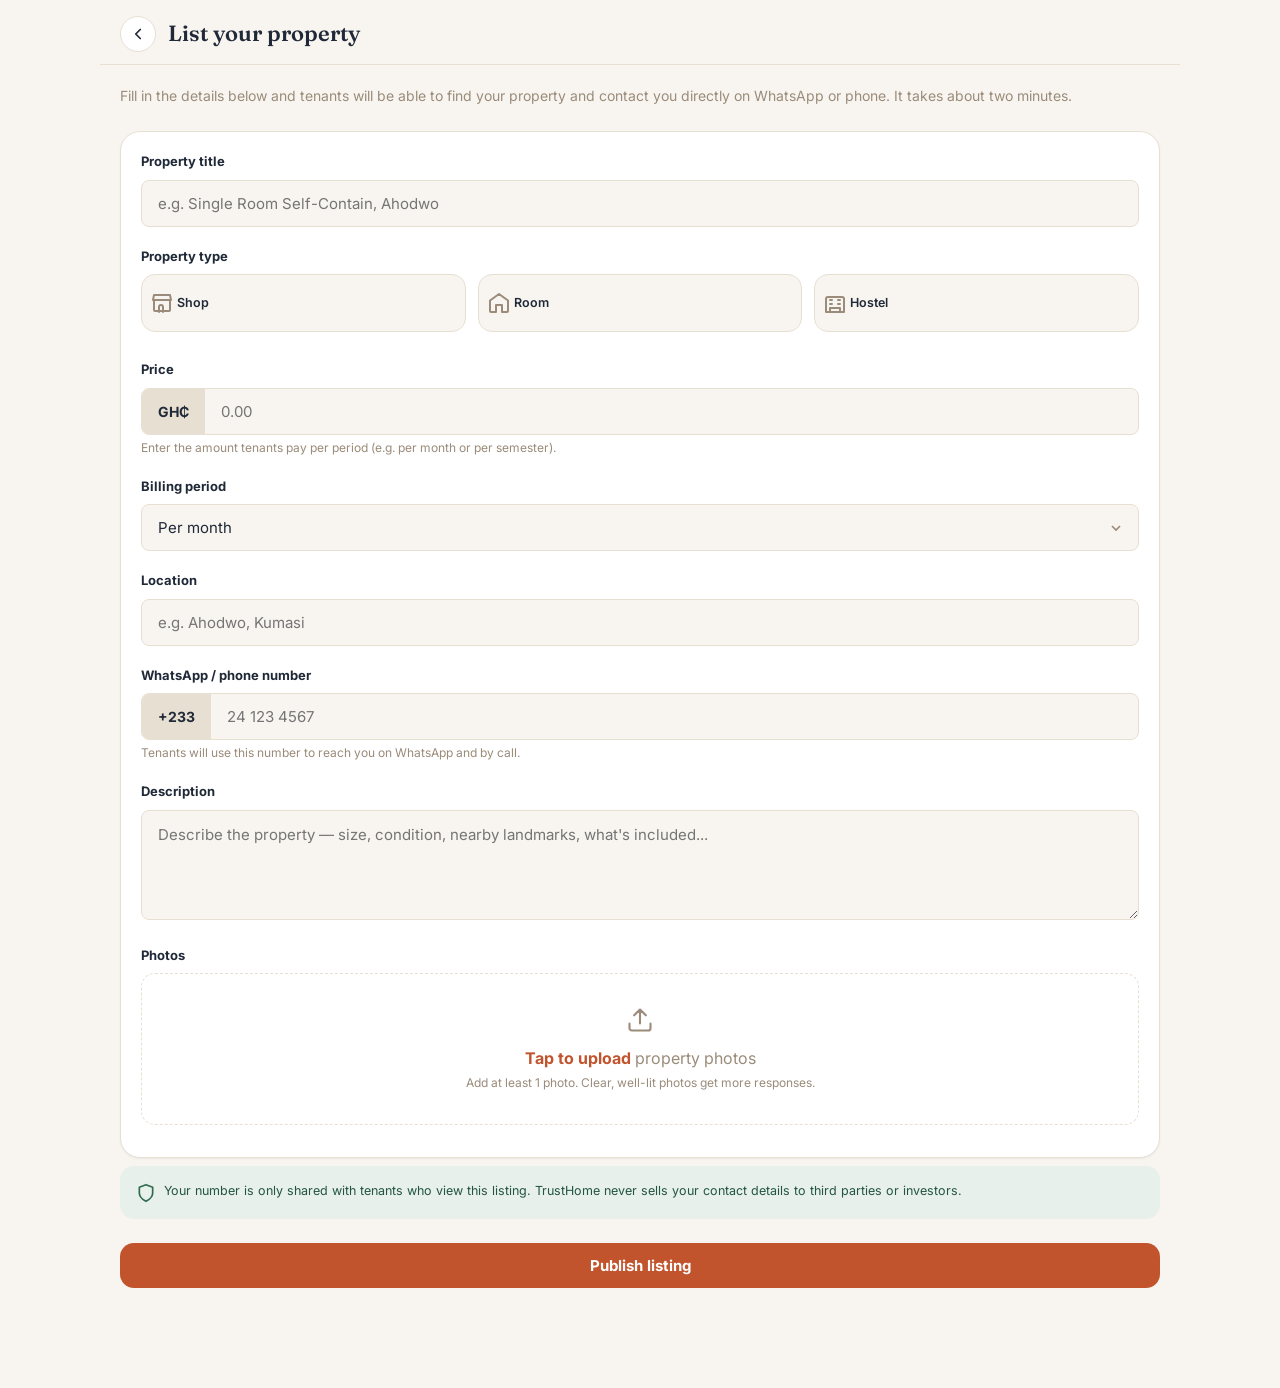
<file: submit-listing.html>
<!DOCTYPE html>
<html lang="en">
<head>
<meta charset="UTF-8">
<meta name="viewport" content="width=device-width, initial-scale=1.0, viewport-fit=cover">
<title>List Your Property — TrustHome Ghana</title>
<link rel="stylesheet" href="css/styles.css">
</head>
<body>

<div class="app" id="formApp">

  <!-- ===================== HEADER ===================== -->
  <header class="header">
    <div class="back-row">
      <a href="index.html" class="back-btn" aria-label="Back to listings">[BACK_ICON]</a>
      <div>
        <div class="page-title">List your property</div>
      </div>
    </div>
  </header>

  <!-- ===================== FORM ===================== -->
  <div class="form-page">

    <div class="form-intro">
      <p>Fill in the details below and tenants will be able to find your property and contact you directly on WhatsApp or phone. It takes about two minutes.</p>
    </div>

    <form class="form-card" id="listingForm" novalidate>

      <!-- Title -->
      <div class="form-field" id="fieldTitle">
        <label for="inputTitle">Property title</label>
        <input type="text" id="inputTitle" class="text-input" placeholder="e.g. Single Room Self-Contain, Ahodwo" maxlength="80">
        <p class="form-error">Please give your property a short, clear title.</p>
      </div>

      <!-- Property type -->
      <div class="form-field" id="fieldType">
        <label>Property type</label>
        <div class="type-select-grid">
          <label class="type-select-option" data-type="Shop">
            <input type="radio" name="propertyType" value="Shop">
            [SHOP_ICON]
            <span>Shop</span>
          </label>
          <label class="type-select-option" data-type="Room">
            <input type="radio" name="propertyType" value="Room">
            [ROOM_ICON]
            <span>Room</span>
          </label>
          <label class="type-select-option" data-type="Hostel">
            <input type="radio" name="propertyType" value="Hostel">
            [HOSTEL_ICON]
            <span>Hostel</span>
          </label>
        </div>
        <p class="form-error">Please select a property type.</p>
      </div>

      <!-- Price -->
      <div class="form-field" id="fieldPrice">
        <label for="inputPrice">Price</label>
        <div class="input-with-prefix">
          <span class="input-prefix">GH₵</span>
          <input type="number" id="inputPrice" placeholder="0.00" min="0" step="1">
        </div>
        <p class="hint">Enter the amount tenants pay per period (e.g. per month or per semester).</p>
        <p class="form-error">Please enter a valid price.</p>
      </div>

      <!-- Price period -->
      <div class="form-field" id="fieldPeriod">
        <label for="inputPeriod">Billing period</label>
        <select id="inputPeriod" class="select-input">
          <option value="month">Per month</option>
          <option value="semester">Per semester</option>
          <option value="year">Per year</option>
        </select>
      </div>

      <!-- Location -->
      <div class="form-field" id="fieldLocation">
        <label for="inputLocation">Location</label>
        <input type="text" id="inputLocation" class="text-input" placeholder="e.g. Ahodwo, Kumasi">
        <p class="form-error">Please enter the property's location.</p>
      </div>

      <!-- Phone number -->
      <div class="form-field" id="fieldPhone">
        <label for="inputPhone">WhatsApp / phone number</label>
        <div class="input-with-prefix">
          <span class="input-prefix">+233</span>
          <input type="tel" id="inputPhone" placeholder="24 123 4567" inputmode="numeric">
        </div>
        <p class="hint">Tenants will use this number to reach you on WhatsApp and by call.</p>
        <p class="form-error">Please enter a valid Ghanaian phone number.</p>
      </div>

      <!-- Description -->
      <div class="form-field" id="fieldDescription">
        <label for="inputDescription">Description</label>
        <textarea id="inputDescription" class="textarea-input" placeholder="Describe the property — size, condition, nearby landmarks, what's included..." maxlength="600"></textarea>
        <p class="form-error">Please add a short description.</p>
      </div>

      <!-- Photo upload -->
      <div class="form-field mb-0" id="fieldPhotos">
        <label>Photos</label>
        <div class="photo-upload-zone" id="photoUploadZone">
          [UPLOAD_ICON]
          <div><strong>Tap to upload</strong> property photos</div>
          <p class="hint">Add at least 1 photo. Clear, well-lit photos get more responses.</p>
        </div>
        <input type="file" id="photoInput" accept="image/*" multiple hidden>
        <div class="photo-preview-grid" id="photoPreviewGrid"></div>
        <p class="form-error">Please add at least one photo.</p>
      </div>

    </form>

    <div class="form-footer-note">
      [SHIELD_ICON]
      <p>Your number is only shared with tenants who view this listing. TrustHome never sells your contact details to third parties or investors.</p>
    </div>

    <button type="submit" form="listingForm" class="btn btn-primary btn-block" id="submitBtn">Publish listing</button>
  </div>

</div>

<!-- ===================== SUCCESS SCREEN ===================== -->
<div class="app hidden" id="successApp">
  <div class="success-screen">
    <div class="success-icon">[CHECK_ICON]</div>
    <h2>Listing submitted!</h2>
    <p>Your property has been added to TrustHome Ghana. Tenants in your area can now find and contact you directly.</p>
    <a href="index.html" class="btn btn-primary">Back to listings</a>
  </div>
</div>

<script src="js/data.js"></script>
<script src="js/submit.js"></script>
</body>
</html>
</file>
<file: css/styles.css>
/* ============================================
   TrustHome Ghana — Design System
   ============================================ */

@import url('https://fonts.googleapis.com/css2?family=Fraunces:opsz,wght@9..144,400;9..144,500;9..144,600;9..144,700&family=Inter:wght@400;500;600;700;800&display=swap');

:root {
  /* Color tokens */
  --color-ink: #1F2937;
  --color-bg: #F8F5F0;
  --color-surface: #FFFFFF;
  --color-clay: #C2542D;
  --color-clay-dark: #A8431F;
  --color-verified: #2F6B4F;
  --color-verified-bg: #E7F0EA;
  --color-border: #E8DFD3;
  --color-muted: #9A8B7A;
  --color-danger: #B3261E;

  /* Type */
  --font-display: 'Fraunces', serif;
  --font-body: 'Inter', sans-serif;

  /* Spacing scale */
  --space-1: 4px;
  --space-2: 8px;
  --space-3: 12px;
  --space-4: 16px;
  --space-5: 20px;
  --space-6: 24px;
  --space-7: 32px;
  --space-8: 48px;
  --space-9: 64px;

  /* Radius */
  --radius-sm: 8px;
  --radius-md: 14px;
  --radius-lg: 20px;
  --radius-pill: 999px;

  /* Shadow */
  --shadow-sm: 0 1px 2px rgba(31, 41, 55, 0.06);
  --shadow-md: 0 4px 16px rgba(31, 41, 55, 0.08);
  --shadow-lg: 0 12px 32px rgba(31, 41, 55, 0.12);

  /* Layout */
  --max-width: 480px; /* mobile-first canvas; widens via media queries */
  --header-h: 60px;
  --bottomnav-h: 64px;
}

* {
  margin: 0;
  padding: 0;
  box-sizing: border-box;
}

html {
  -webkit-text-size-adjust: 100%;
}

body {
  font-family: var(--font-body);
  background: var(--color-bg);
  color: var(--color-ink);
  line-height: 1.5;
  min-height: 100vh;
  -webkit-font-smoothing: antialiased;
}

img {
  max-width: 100%;
  display: block;
}

a {
  color: inherit;
  text-decoration: none;
}

button {
  font-family: inherit;
  cursor: pointer;
}

input, select, textarea {
  font-family: inherit;
  font-size: 16px; /* prevents iOS zoom on focus */
}

ul, ol {
  list-style: none;
}

:focus-visible {
  outline: 2px solid var(--color-clay);
  outline-offset: 2px;
}

@media (prefers-reduced-motion: reduce) {
  *, *::before, *::after {
    animation-duration: 0.01ms !important;
    animation-iteration-count: 1 !important;
    transition-duration: 0.01ms !important;
  }
}

/* ============================================
   App shell
   ============================================ */

.app {
  max-width: var(--max-width);
  margin: 0 auto;
  min-height: 100vh;
  background: var(--color-bg);
  position: relative;
  padding-bottom: calc(var(--bottomnav-h) + var(--space-4));
}

@media (min-width: 720px) {
  .app {
    max-width: 720px;
  }
}

@media (min-width: 1080px) {
  .app {
    max-width: 1080px;
  }
}

/* ============================================
   Header
   ============================================ */

.header {
  position: sticky;
  top: 0;
  z-index: 40;
  background: var(--color-bg);
  border-bottom: 1px solid var(--color-border);
  padding: var(--space-4) var(--space-5) var(--space-3);
}

.header-row {
  display: flex;
  align-items: center;
  justify-content: space-between;
  margin-bottom: var(--space-1);
}

.brand {
  display: flex;
  align-items: baseline;
  gap: var(--space-1);
}

.brand-mark {
  font-family: var(--font-display);
  font-weight: 700;
  font-size: 21px;
  letter-spacing: -0.01em;
  color: var(--color-ink);
}

.brand-mark span {
  color: var(--color-clay);
}

.brand-sub {
  font-size: 11px;
  color: var(--color-muted);
  font-weight: 500;
  letter-spacing: 0.02em;
}

.header-icon-btn {
  width: 38px;
  height: 38px;
  border-radius: var(--radius-pill);
  background: var(--color-surface);
  border: 1px solid var(--color-border);
  display: flex;
  align-items: center;
  justify-content: center;
  color: var(--color-ink);
}

.page-title {
  font-family: var(--font-display);
  font-size: 22px;
  font-weight: 600;
  margin-bottom: 2px;
}

.page-subtitle {
  font-size: 13px;
  color: var(--color-muted);
}

.back-row {
  display: flex;
  align-items: center;
  gap: var(--space-3);
}

.back-btn {
  width: 36px;
  height: 36px;
  border-radius: var(--radius-pill);
  background: var(--color-surface);
  border: 1px solid var(--color-border);
  display: flex;
  align-items: center;
  justify-content: center;
  flex-shrink: 0;
}

/* ============================================
   Search bar + filters
   ============================================ */

.search-wrap {
  margin-top: var(--space-3);
}

.search-bar {
  display: flex;
  align-items: center;
  gap: var(--space-2);
  background: var(--color-surface);
  border: 1px solid var(--color-border);
  border-radius: var(--radius-md);
  padding: var(--space-3) var(--space-4);
  box-shadow: var(--shadow-sm);
}

.search-bar svg {
  flex-shrink: 0;
  color: var(--color-muted);
}

.search-bar input {
  border: none;
  outline: none;
  flex: 1;
  font-size: 15px;
  background: transparent;
  color: var(--color-ink);
}

.search-bar input::placeholder {
  color: var(--color-muted);
}

.filter-row {
  display: flex;
  gap: var(--space-2);
  margin-top: var(--space-3);
  overflow-x: auto;
  padding-bottom: 2px;
  -ms-overflow-style: none;
  scrollbar-width: none;
}

.filter-row::-webkit-scrollbar {
  display: none;
}

.filter-chip {
  display: flex;
  align-items: center;
  gap: 6px;
  white-space: nowrap;
  background: var(--color-surface);
  border: 1px solid var(--color-border);
  border-radius: var(--radius-pill);
  padding: var(--space-2) var(--space-4);
  font-size: 13px;
  font-weight: 600;
  color: var(--color-ink);
  flex-shrink: 0;
}

.filter-chip.is-active {
  background: var(--color-ink);
  color: var(--color-bg);
  border-color: var(--color-ink);
}

.filter-chip svg {
  width: 14px;
  height: 14px;
}

/* Filter sheet (modal) */
.sheet-backdrop {
  position: fixed;
  inset: 0;
  background: rgba(31, 41, 55, 0.45);
  z-index: 80;
  display: none;
}

.sheet-backdrop.is-open {
  display: block;
}

.sheet {
  position: fixed;
  left: 50%;
  bottom: 0;
  transform: translateX(-50%);
  width: 100%;
  max-width: var(--max-width);
  background: var(--color-surface);
  border-radius: var(--radius-lg) var(--radius-lg) 0 0;
  z-index: 90;
  padding: var(--space-5);
  padding-bottom: var(--space-8);
  box-shadow: var(--shadow-lg);
  display: none;
  max-height: 80vh;
  overflow-y: auto;
}

@media (min-width: 720px) {
  .sheet {
    max-width: 460px;
  }
}

.sheet.is-open {
  display: block;
}

.sheet-handle {
  width: 40px;
  height: 4px;
  background: var(--color-border);
  border-radius: var(--radius-pill);
  margin: 0 auto var(--space-5);
}

.sheet-title {
  font-family: var(--font-display);
  font-size: 18px;
  font-weight: 600;
  margin-bottom: var(--space-5);
}

.field-group {
  margin-bottom: var(--space-5);
}

.field-label {
  display: block;
  font-size: 13px;
  font-weight: 600;
  color: var(--color-ink);
  margin-bottom: var(--space-2);
}

.option-grid {
  display: flex;
  flex-wrap: wrap;
  gap: var(--space-2);
}

.option-pill {
  border: 1px solid var(--color-border);
  background: var(--color-bg);
  border-radius: var(--radius-pill);
  padding: var(--space-2) var(--space-4);
  font-size: 13px;
  font-weight: 600;
  color: var(--color-ink);
}

.option-pill.is-selected {
  background: var(--color-clay);
  border-color: var(--color-clay);
  color: #fff;
}

.range-row {
  display: flex;
  gap: var(--space-3);
}

.range-input {
  flex: 1;
  border: 1px solid var(--color-border);
  border-radius: var(--radius-sm);
  padding: var(--space-3);
  font-size: 14px;
  background: var(--color-bg);
}

.sheet-actions {
  display: flex;
  gap: var(--space-3);
  margin-top: var(--space-6);
}

.btn {
  display: inline-flex;
  align-items: center;
  justify-content: center;
  gap: var(--space-2);
  border: none;
  border-radius: var(--radius-md);
  padding: 13px var(--space-5);
  font-size: 15px;
  font-weight: 700;
  transition: transform 0.08s ease, opacity 0.15s ease;
}

.btn:active {
  transform: scale(0.98);
}

.btn-primary {
  background: var(--color-clay);
  color: #fff;
  flex: 1;
}

.btn-primary:hover {
  background: var(--color-clay-dark);
}

.btn-ghost {
  background: transparent;
  color: var(--color-ink);
  border: 1px solid var(--color-border);
}

.btn-block {
  width: 100%;
}

/* ============================================
   Section headers
   ============================================ */

.section {
  padding: var(--space-6) var(--space-5) var(--space-2);
}

.section-head {
  display: flex;
  align-items: baseline;
  justify-content: space-between;
  margin-bottom: var(--space-4);
}

.section-title {
  font-family: var(--font-display);
  font-size: 18px;
  font-weight: 600;
}

.section-link {
  font-size: 13px;
  font-weight: 600;
  color: var(--color-clay);
}

.result-count {
  font-size: 13px;
  color: var(--color-muted);
  padding: 0 var(--space-5);
  margin-top: var(--space-4);
}

/* ============================================
   Property card grid
   ============================================ */

.property-grid {
  display: grid;
  grid-template-columns: 1fr;
  gap: var(--space-4);
  padding: var(--space-4) var(--space-5) var(--space-6);
}

@media (min-width: 560px) {
  .property-grid {
    grid-template-columns: repeat(2, 1fr);
  }
}

@media (min-width: 1080px) {
  .property-grid {
    grid-template-columns: repeat(3, 1fr);
  }
}

.property-card {
  background: var(--color-surface);
  border: 1px solid var(--color-border);
  border-radius: var(--radius-lg);
  overflow: hidden;
  box-shadow: var(--shadow-sm);
  display: flex;
  flex-direction: column;
}

.card-media {
  position: relative;
  aspect-ratio: 4 / 3;
  background: var(--color-border);
  overflow: hidden;
}

.card-media img {
  width: 100%;
  height: 100%;
  object-fit: cover;
}

.card-type-tag {
  position: absolute;
  top: var(--space-3);
  left: var(--space-3);
  background: rgba(31, 41, 55, 0.85);
  color: #fff;
  font-size: 11px;
  font-weight: 700;
  letter-spacing: 0.03em;
  text-transform: uppercase;
  padding: 5px 10px;
  border-radius: var(--radius-pill);
}

.card-verified {
  position: absolute;
  top: var(--space-3);
  right: var(--space-3);
  background: var(--color-verified-bg);
  color: var(--color-verified);
  font-size: 10px;
  font-weight: 700;
  letter-spacing: 0.04em;
  text-transform: uppercase;
  padding: 5px 8px;
  border-radius: var(--radius-pill);
  display: flex;
  align-items: center;
  gap: 3px;
  transform: rotate(-3deg);
  box-shadow: var(--shadow-sm);
}

.card-verified svg {
  width: 10px;
  height: 10px;
}

.card-body {
  padding: var(--space-4);
  display: flex;
  flex-direction: column;
  gap: 4px;
  flex: 1;
}

.card-price {
  font-family: var(--font-display);
  font-size: 18px;
  font-weight: 700;
  color: var(--color-ink);
}

.card-price span {
  font-family: var(--font-body);
  font-size: 12px;
  font-weight: 500;
  color: var(--color-muted);
}

.card-title {
  font-size: 14px;
  font-weight: 600;
  color: var(--color-ink);
  overflow: hidden;
  text-overflow: ellipsis;
  white-space: nowrap;
}

.card-location {
  display: flex;
  align-items: center;
  gap: 4px;
  font-size: 12.5px;
  color: var(--color-muted);
  margin-top: 2px;
}

.card-location svg {
  width: 13px;
  height: 13px;
  flex-shrink: 0;
}

/* Empty state */
.empty-state {
  text-align: center;
  padding: var(--space-9) var(--space-6);
  color: var(--color-muted);
}

.empty-state svg {
  margin: 0 auto var(--space-4);
  color: var(--color-border);
}

.empty-state h3 {
  font-family: var(--font-display);
  font-size: 17px;
  color: var(--color-ink);
  margin-bottom: var(--space-2);
}

.empty-state p {
  font-size: 13.5px;
  max-width: 280px;
  margin: 0 auto;
}

/* ============================================
   Bottom nav
   ============================================ */

.bottom-nav {
  position: fixed;
  bottom: 0;
  left: 50%;
  transform: translateX(-50%);
  width: 100%;
  max-width: var(--max-width);
  background: var(--color-surface);
  border-top: 1px solid var(--color-border);
  display: flex;
  height: var(--bottomnav-h);
  z-index: 50;
}

@media (min-width: 720px) {
  .bottom-nav { max-width: 720px; }
}
@media (min-width: 1080px) {
  .bottom-nav { max-width: 1080px; }
}

.nav-item {
  flex: 1;
  display: flex;
  flex-direction: column;
  align-items: center;
  justify-content: center;
  gap: 3px;
  color: var(--color-muted);
  font-size: 11px;
  font-weight: 600;
}

.nav-item svg {
  width: 22px;
  height: 22px;
}

.nav-item.is-active {
  color: var(--color-clay);
}

.nav-item.nav-cta svg,
.nav-item.nav-cta {
  color: var(--color-clay);
}

/* ============================================
   Property details page
   ============================================ */

.gallery {
  position: relative;
  background: var(--color-border);
}

.gallery-main {
  aspect-ratio: 4 / 3;
  overflow: hidden;
}

.gallery-main img {
  width: 100%;
  height: 100%;
  object-fit: cover;
}

.gallery-header {
  position: absolute;
  top: var(--space-4);
  left: var(--space-4);
  right: var(--space-4);
  display: flex;
  justify-content: space-between;
  z-index: 5;
}

.gallery-icon-btn {
  width: 38px;
  height: 38px;
  border-radius: var(--radius-pill);
  background: rgba(255,255,255,0.92);
  display: flex;
  align-items: center;
  justify-content: center;
  box-shadow: var(--shadow-sm);
  color: var(--color-ink);
}

.gallery-counter {
  position: absolute;
  bottom: var(--space-3);
  right: var(--space-3);
  background: rgba(31,41,55,0.75);
  color: #fff;
  font-size: 12px;
  font-weight: 600;
  padding: 4px 10px;
  border-radius: var(--radius-pill);
}

.thumb-row {
  display: flex;
  gap: var(--space-2);
  padding: var(--space-3) var(--space-5);
  overflow-x: auto;
  background: var(--color-surface);
  border-bottom: 1px solid var(--color-border);
}

.thumb {
  width: 64px;
  height: 64px;
  border-radius: var(--radius-sm);
  overflow: hidden;
  flex-shrink: 0;
  border: 2px solid transparent;
  opacity: 0.7;
}

.thumb.is-active {
  border-color: var(--color-clay);
  opacity: 1;
}

.thumb img {
  width: 100%;
  height: 100%;
  object-fit: cover;
}

.detail-content {
  padding: var(--space-5);
}

.detail-top-row {
  display: flex;
  justify-content: space-between;
  align-items: flex-start;
  gap: var(--space-3);
  margin-bottom: var(--space-2);
}

.detail-price {
  font-family: var(--font-display);
  font-size: 26px;
  font-weight: 700;
}

.detail-price span {
  font-family: var(--font-body);
  font-size: 13px;
  font-weight: 500;
  color: var(--color-muted);
}

.type-badge {
  background: var(--color-ink);
  color: var(--color-bg);
  font-size: 11px;
  font-weight: 700;
  text-transform: uppercase;
  letter-spacing: 0.03em;
  padding: 6px 11px;
  border-radius: var(--radius-pill);
  white-space: nowrap;
}

.detail-title {
  font-size: 18px;
  font-weight: 700;
  margin-bottom: var(--space-2);
}

.detail-location {
  display: flex;
  align-items: center;
  gap: 6px;
  color: var(--color-muted);
  font-size: 14px;
  margin-bottom: var(--space-5);
}

.detail-location svg {
  width: 15px;
  height: 15px;
  color: var(--color-clay);
  flex-shrink: 0;
}

.verified-banner {
  display: flex;
  align-items: center;
  gap: var(--space-3);
  background: var(--color-verified-bg);
  border-radius: var(--radius-md);
  padding: var(--space-3) var(--space-4);
  margin-bottom: var(--space-6);
}

.verified-banner svg {
  color: var(--color-verified);
  flex-shrink: 0;
}

.verified-banner-text {
  font-size: 12.5px;
  color: var(--color-verified);
  font-weight: 600;
  line-height: 1.4;
}

.divider {
  border: none;
  border-top: 1px solid var(--color-border);
  margin: var(--space-6) 0;
}

.detail-section-title {
  font-family: var(--font-display);
  font-size: 16px;
  font-weight: 600;
  margin-bottom: var(--space-3);
}

.detail-description {
  font-size: 14.5px;
  color: #44403A;
  line-height: 1.7;
}

.amenity-grid {
  display: grid;
  grid-template-columns: repeat(2, 1fr);
  gap: var(--space-3);
  margin-top: var(--space-4);
}

.amenity-item {
  display: flex;
  align-items: center;
  gap: var(--space-2);
  font-size: 13.5px;
  font-weight: 500;
}

.amenity-item svg {
  width: 18px;
  height: 18px;
  color: var(--color-clay);
  flex-shrink: 0;
}

.landlord-card {
  display: flex;
  align-items: center;
  gap: var(--space-3);
  background: var(--color-surface);
  border: 1px solid var(--color-border);
  border-radius: var(--radius-md);
  padding: var(--space-4);
}

.landlord-avatar {
  width: 46px;
  height: 46px;
  border-radius: 50%;
  background: var(--color-clay);
  color: #fff;
  display: flex;
  align-items: center;
  justify-content: center;
  font-family: var(--font-display);
  font-weight: 700;
  font-size: 17px;
  flex-shrink: 0;
}

.landlord-info {
  flex: 1;
}

.landlord-name {
  font-size: 14.5px;
  font-weight: 700;
}

.landlord-meta {
  font-size: 12.5px;
  color: var(--color-muted);
}

.map-preview {
  margin-top: var(--space-4);
  border-radius: var(--radius-md);
  overflow: hidden;
  border: 1px solid var(--color-border);
  aspect-ratio: 16/8;
  background: var(--color-border);
  display: flex;
  align-items: center;
  justify-content: center;
  color: var(--color-muted);
  font-size: 13px;
  gap: var(--space-2);
}

.sticky-cta-bar {
  position: fixed;
  bottom: 0;
  left: 50%;
  transform: translateX(-50%);
  width: 100%;
  max-width: var(--max-width);
  background: var(--color-surface);
  border-top: 1px solid var(--color-border);
  padding: var(--space-3) var(--space-5);
  padding-bottom: max(var(--space-3), env(safe-area-inset-bottom));
  display: flex;
  gap: var(--space-3);
  z-index: 50;
  box-shadow: 0 -4px 16px rgba(31,41,55,0.06);
}

@media (min-width: 720px) {
  .sticky-cta-bar { max-width: 720px; }
}
@media (min-width: 1080px) {
  .sticky-cta-bar { max-width: 1080px; }
}

.btn-whatsapp {
  background: var(--color-verified);
  color: #fff;
  flex: 1;
}

.btn-whatsapp:hover {
  background: #245940;
}

.btn-icon-square {
  width: 50px;
  height: 50px;
  border-radius: var(--radius-md);
  background: var(--color-bg);
  border: 1px solid var(--color-border);
  display: flex;
  align-items: center;
  justify-content: center;
  flex-shrink: 0;
}

.detail-with-stickybar {
  padding-bottom: calc(var(--bottomnav-h) + var(--space-5));
}

/* ============================================
   Submission form page
   ============================================ */

.form-page {
  padding: var(--space-5);
}

.form-intro {
  margin-bottom: var(--space-6);
}

.form-intro h1 {
  font-family: var(--font-display);
  font-size: 22px;
  font-weight: 600;
  margin-bottom: var(--space-2);
}

.form-intro p {
  font-size: 14px;
  color: var(--color-muted);
  line-height: 1.6;
}

.form-card {
  background: var(--color-surface);
  border: 1px solid var(--color-border);
  border-radius: var(--radius-lg);
  padding: var(--space-5);
  box-shadow: var(--shadow-sm);
}

.form-field {
  margin-bottom: var(--space-5);
}

.form-field label {
  display: block;
  font-size: 13px;
  font-weight: 700;
  margin-bottom: var(--space-2);
  color: var(--color-ink);
}

.form-field .hint {
  font-size: 12px;
  color: var(--color-muted);
  font-weight: 400;
  margin-top: 4px;
}

.text-input,
.select-input,
.textarea-input {
  width: 100%;
  border: 1px solid var(--color-border);
  border-radius: var(--radius-sm);
  padding: 13px var(--space-4);
  font-size: 15px;
  background: var(--color-bg);
  color: var(--color-ink);
  transition: border-color 0.15s ease;
}

.text-input:focus,
.select-input:focus,
.textarea-input:focus {
  border-color: var(--color-clay);
  background: var(--color-surface);
}

.textarea-input {
  resize: vertical;
  min-height: 110px;
  line-height: 1.5;
}

.input-with-prefix {
  display: flex;
  align-items: stretch;
  border: 1px solid var(--color-border);
  border-radius: var(--radius-sm);
  background: var(--color-bg);
  overflow: hidden;
}

.input-prefix {
  display: flex;
  align-items: center;
  padding: 0 var(--space-4);
  background: var(--color-border);
  font-size: 14px;
  font-weight: 700;
  color: var(--color-ink);
  flex-shrink: 0;
}

.input-with-prefix input {
  border: none;
  background: transparent;
  flex: 1;
  padding: 13px var(--space-4);
  font-size: 15px;
  outline: none;
  min-width: 0;
}

.input-with-prefix:focus-within {
  border-color: var(--color-clay);
}

.select-input {
  appearance: none;
  -webkit-appearance: none;
  background-image: url("data:image/svg+xml,%3Csvg xmlns='http://www.w3.org/2000/svg' width='16' height='16' viewBox='0 0 24 24' fill='none' stroke='%239A8B7A' stroke-width='2.5'%3E%3Cpath d='M6 9l6 6 6-6'/%3E%3C/svg%3E");
  background-repeat: no-repeat;
  background-position: right 14px center;
  padding-right: 40px;
}

.type-select-grid {
  display: grid;
  grid-template-columns: repeat(3, 1fr);
  gap: var(--space-3);
}

.type-select-option {
  display: flex;
  flex-direction: column;
  align-items: center;
  gap: var(--space-2);
  border: 1.5px solid var(--color-border);
  border-radius: var(--radius-md);
  padding: var(--space-4) var(--space-2);
  background: var(--color-bg);
  cursor: pointer;
  position: relative;
}

.type-select-option input {
  position: absolute;
  opacity: 0;
  pointer-events: none;
}

.type-select-option svg {
  width: 24px;
  height: 24px;
  color: var(--color-muted);
}

.type-select-option span {
  font-size: 12.5px;
  font-weight: 600;
  color: var(--color-ink);
}

.type-select-option.is-checked {
  border-color: var(--color-clay);
  background: #FBF1EC;
}

.type-select-option.is-checked svg,
.type-select-option.is-checked span {
  color: var(--color-clay);
}

.photo-upload-zone {
  border: 1.5px dashed var(--color-border);
  border-radius: var(--radius-md);
  padding: var(--space-7) var(--space-4);
  text-align: center;
  color: var(--color-muted);
  cursor: pointer;
}

.photo-upload-zone svg {
  margin: 0 auto var(--space-3);
  color: var(--color-muted);
}

.photo-upload-zone strong {
  color: var(--color-clay);
  font-weight: 700;
}

.photo-upload-zone .hint {
  margin-top: 4px;
}

.photo-preview-grid {
  display: grid;
  grid-template-columns: repeat(4, 1fr);
  gap: var(--space-2);
  margin-top: var(--space-3);
}

.photo-preview-thumb {
  aspect-ratio: 1;
  border-radius: var(--radius-sm);
  overflow: hidden;
  position: relative;
  background: var(--color-border);
}

.photo-preview-thumb img {
  width: 100%;
  height: 100%;
  object-fit: cover;
}

.photo-remove-btn {
  position: absolute;
  top: 3px;
  right: 3px;
  width: 20px;
  height: 20px;
  border-radius: 50%;
  background: rgba(31,41,55,0.8);
  color: #fff;
  display: flex;
  align-items: center;
  justify-content: center;
  border: none;
  font-size: 13px;
  line-height: 1;
}

.form-error {
  font-size: 12.5px;
  color: var(--color-danger);
  margin-top: 4px;
  display: none;
}

.form-field.has-error .text-input,
.form-field.has-error .select-input,
.form-field.has-error .input-with-prefix {
  border-color: var(--color-danger);
}

.form-field.has-error .form-error {
  display: block;
}

.form-footer-note {
  display: flex;
  gap: var(--space-2);
  align-items: flex-start;
  background: var(--color-verified-bg);
  border-radius: var(--radius-md);
  padding: var(--space-4);
  margin-top: var(--space-2);
  margin-bottom: var(--space-6);
}

.form-footer-note svg {
  color: var(--color-verified);
  flex-shrink: 0;
  margin-top: 1px;
}

.form-footer-note p {
  font-size: 12.5px;
  color: #235540;
  line-height: 1.5;
}

/* Success state */
.success-screen {
  display: flex;
  flex-direction: column;
  align-items: center;
  justify-content: center;
  text-align: center;
  padding: var(--space-9) var(--space-6);
  min-height: 70vh;
}

.success-icon {
  width: 76px;
  height: 76px;
  border-radius: 50%;
  background: var(--color-verified-bg);
  color: var(--color-verified);
  display: flex;
  align-items: center;
  justify-content: center;
  margin-bottom: var(--space-6);
}

.success-screen h2 {
  font-family: var(--font-display);
  font-size: 21px;
  font-weight: 600;
  margin-bottom: var(--space-3);
}

.success-screen p {
  font-size: 14px;
  color: var(--color-muted);
  max-width: 300px;
  margin-bottom: var(--space-7);
  line-height: 1.6;
}

.hidden {
  display: none !important;
}

/* Utility */
.mt-2 { margin-top: var(--space-2); }
.mt-4 { margin-top: var(--space-4); }
.mb-0 { margin-bottom: 0; }
</file>
